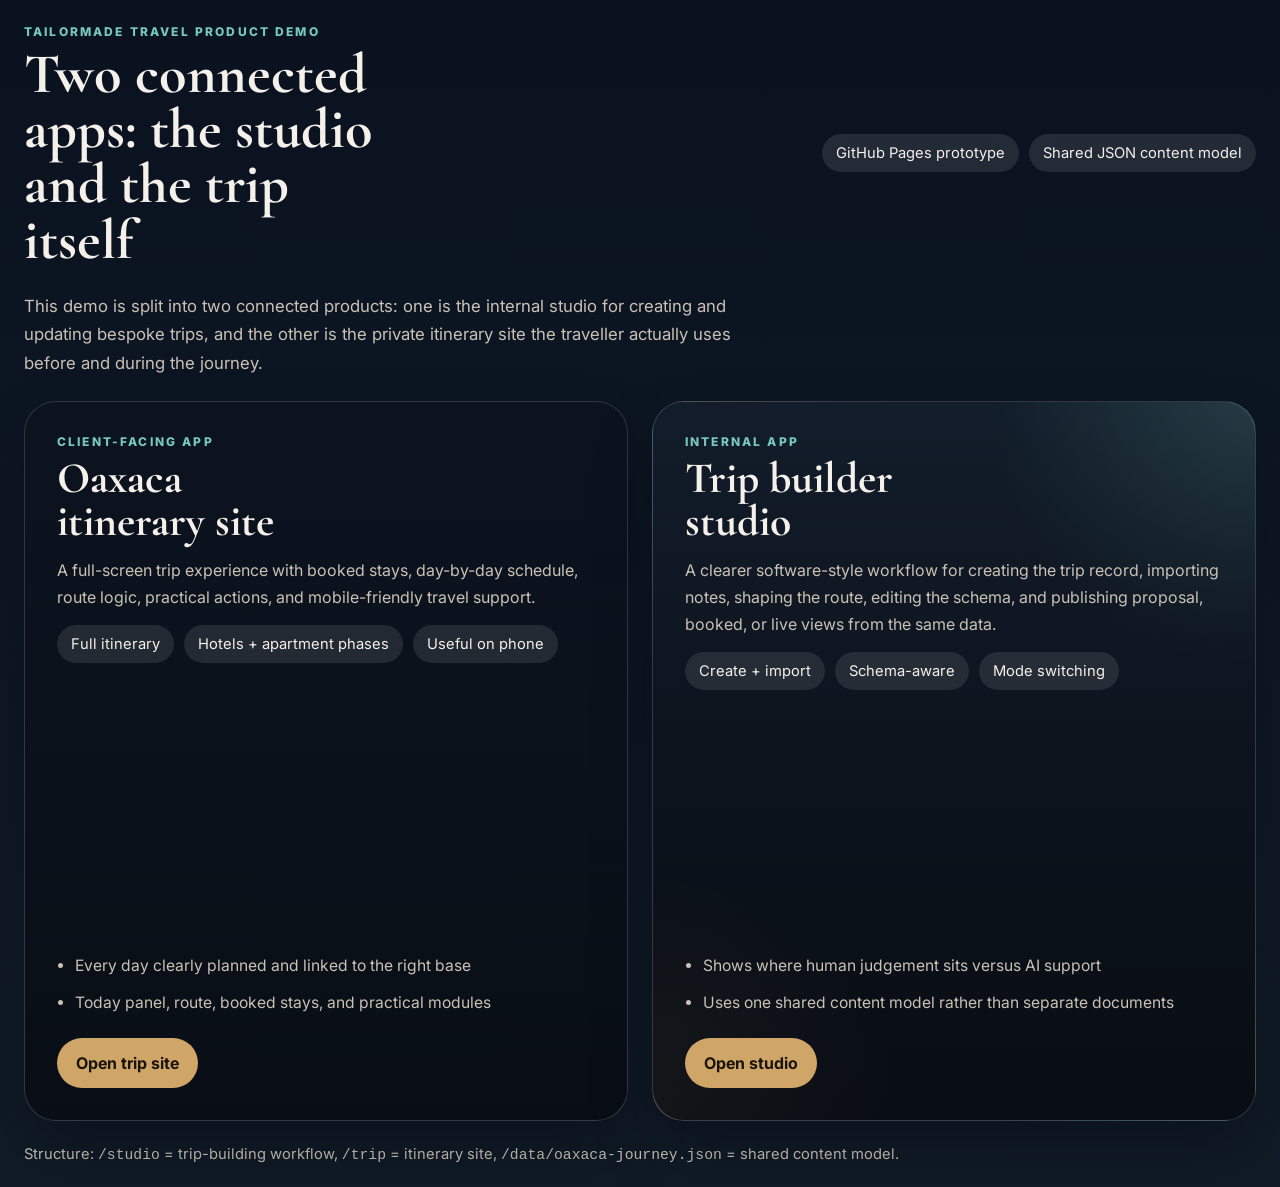
<file: index.html>
<!DOCTYPE html>
<html lang="en">
<head>
  <meta charset="UTF-8" />
  <meta name="viewport" content="width=device-width, initial-scale=1.0" />
  <title>Tailormade Trip Demo — Dual Product</title>
  <meta name="description" content="Two-app demo: a client-facing trip microsite and a trip-building studio powered by a shared content model." />
  <link rel="preconnect" href="https://fonts.googleapis.com">
  <link rel="preconnect" href="https://fonts.gstatic.com" crossorigin>
  <link href="https://fonts.googleapis.com/css2?family=Inter:wght@400;500;600;700;800&family=Cormorant+Garamond:wght@500;600;700&display=swap" rel="stylesheet">
  <style>
    :root{--bg:#0b1320;--fg:#f5f1ea;--muted:#c9c2b5;--line:rgba(255,255,255,.14);--gold:#d0a668;--teal:#77c8be}
    *{box-sizing:border-box} body{margin:0;font-family:Inter,system-ui,sans-serif;color:var(--fg);background:linear-gradient(180deg,#0a1220,#101b27)}
    .wrap{min-height:100vh;display:grid;grid-template-rows:auto 1fr;padding:24px;gap:24px}
    header{display:flex;justify-content:space-between;gap:16px;align-items:center}
    .eyebrow{text-transform:uppercase;letter-spacing:.18em;font-size:.75rem;color:var(--teal);font-weight:800;margin:0 0 8px}
    h1,h2{font-family:"Cormorant Garamond",serif;line-height:.98;margin:0} h1{font-size:clamp(2.1rem,4.4vw,4rem);max-width:14ch}
    .lede{max-width:66ch;color:var(--muted);line-height:1.7;font-size:1.05rem}
    .grid{display:grid;grid-template-columns:1fr 1fr;gap:24px;align-items:stretch}
    .card{position:relative;border-radius:32px;overflow:hidden;min-height:80vh;border:1px solid var(--line);background:#111a25;box-shadow:0 30px 60px rgba(0,0,0,.25)}
    .panel{position:absolute;inset:0;padding:32px;display:flex;flex-direction:column;justify-content:space-between;background:linear-gradient(180deg,rgba(7,10,16,.18),rgba(7,10,16,.76))}
    .trip{background:url('https://images.unsplash.com/photo-1512813195386-6cf811ad3542?auto=format&fit=crop&w=1600&q=80') center/cover}
    .studio{background:radial-gradient(circle at top right, rgba(119,200,190,.22), transparent 28%), radial-gradient(circle at bottom left, rgba(208,166,104,.22), transparent 26%), linear-gradient(180deg, #152131, #0e1721)}
    h2{font-size:clamp(2rem,3.4vw,3.5rem);max-width:11ch;margin-bottom:14px}
    p{margin:0} .meta,.bullets{color:var(--muted);line-height:1.7} .bullets{display:grid;gap:10px;padding-left:18px;font-size:.98rem}
    .pillrow{display:flex;flex-wrap:wrap;gap:10px;margin-top:14px}.pill{padding:10px 14px;border-radius:999px;background:rgba(255,255,255,.1);backdrop-filter:blur(10px);font-size:.92rem}
    .cta{display:flex;gap:12px;flex-wrap:wrap;margin-top:22px}.btn{display:inline-flex;align-items:center;justify-content:center;padding:14px 18px;border-radius:999px;text-decoration:none;color:var(--fg);font-weight:700;border:1px solid rgba(255,255,255,.18);background:rgba(255,255,255,.08)}
    .btn.primary{background:var(--gold);color:#1a1308;border-color:transparent}.footer-note{color:var(--muted);font-size:.92rem}
    @media (max-width:920px){.grid{grid-template-columns:1fr}.card{min-height:58vh}.wrap{padding:16px}}
  </style>
</head>
<body>
  <div class="wrap">
    <header>
      <div>
        <p class="eyebrow">Tailormade travel product demo</p>
        <h1>Two connected apps: the studio and the trip itself</h1>
      </div>
      <div class="pillrow">
        <span class="pill">GitHub Pages prototype</span>
        <span class="pill">Shared JSON content model</span>
      </div>
    </header>
    <p class="lede">This demo is split into two connected products: one is the internal studio for creating and updating bespoke trips, and the other is the private itinerary site the traveller actually uses before and during the journey.</p>
    <section class="grid">
      <article class="card trip">
        <div class="panel">
          <div>
            <p class="eyebrow">Client-facing app</p>
            <h2>Oaxaca itinerary site</h2>
            <p class="meta">A full-screen trip experience with booked stays, day-by-day schedule, route logic, practical actions, and mobile-friendly travel support.</p>
            <div class="pillrow">
              <span class="pill">Full itinerary</span>
              <span class="pill">Hotels + apartment phases</span>
              <span class="pill">Useful on phone</span>
            </div>
          </div>
          <div>
            <ul class="bullets">
              <li>Every day clearly planned and linked to the right base</li>
              <li>Today panel, route, booked stays, and practical modules</li>
            </ul>
            <div class="cta">
              <a class="btn primary" href="./trip/">Open trip site</a>
            </div>
          </div>
        </div>
      </article>
      <article class="card studio">
        <div class="panel">
          <div>
            <p class="eyebrow">Internal app</p>
            <h2>Trip builder studio</h2>
            <p class="meta">A clearer software-style workflow for creating the trip record, importing notes, shaping the route, editing the schema, and publishing proposal, booked, or live views from the same data.</p>
            <div class="pillrow">
              <span class="pill">Create + import</span>
              <span class="pill">Schema-aware</span>
              <span class="pill">Mode switching</span>
            </div>
          </div>
          <div>
            <ul class="bullets">
              <li>Shows where human judgement sits versus AI support</li>
              <li>Uses one shared content model rather than separate documents</li>
            </ul>
            <div class="cta">
              <a class="btn primary" href="./studio/">Open studio</a>
            </div>
          </div>
        </div>
      </article>
    </section>
    <p class="footer-note">Structure: <code>/studio</code> = trip-building workflow, <code>/trip</code> = itinerary site, <code>/data/oaxaca-journey.json</code> = shared content model.</p>
  </div>
</body>
</html>
</file>
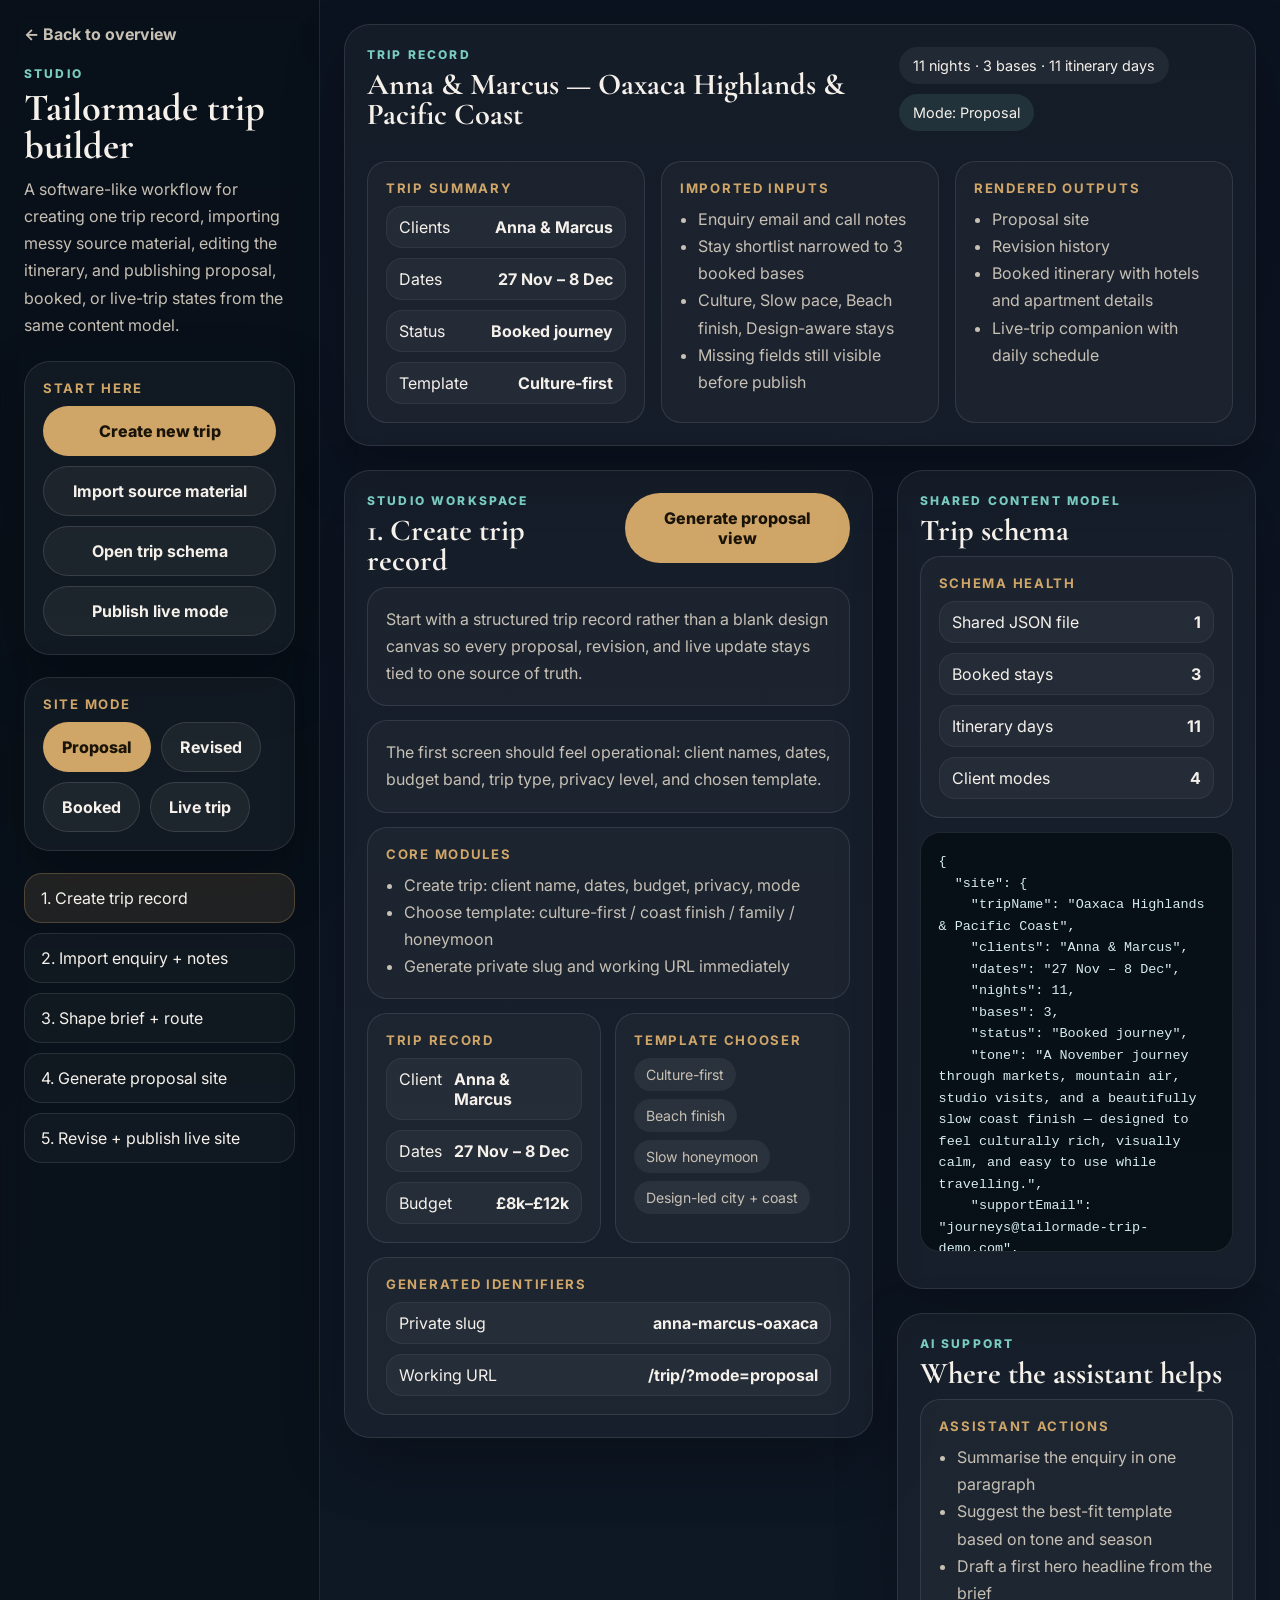
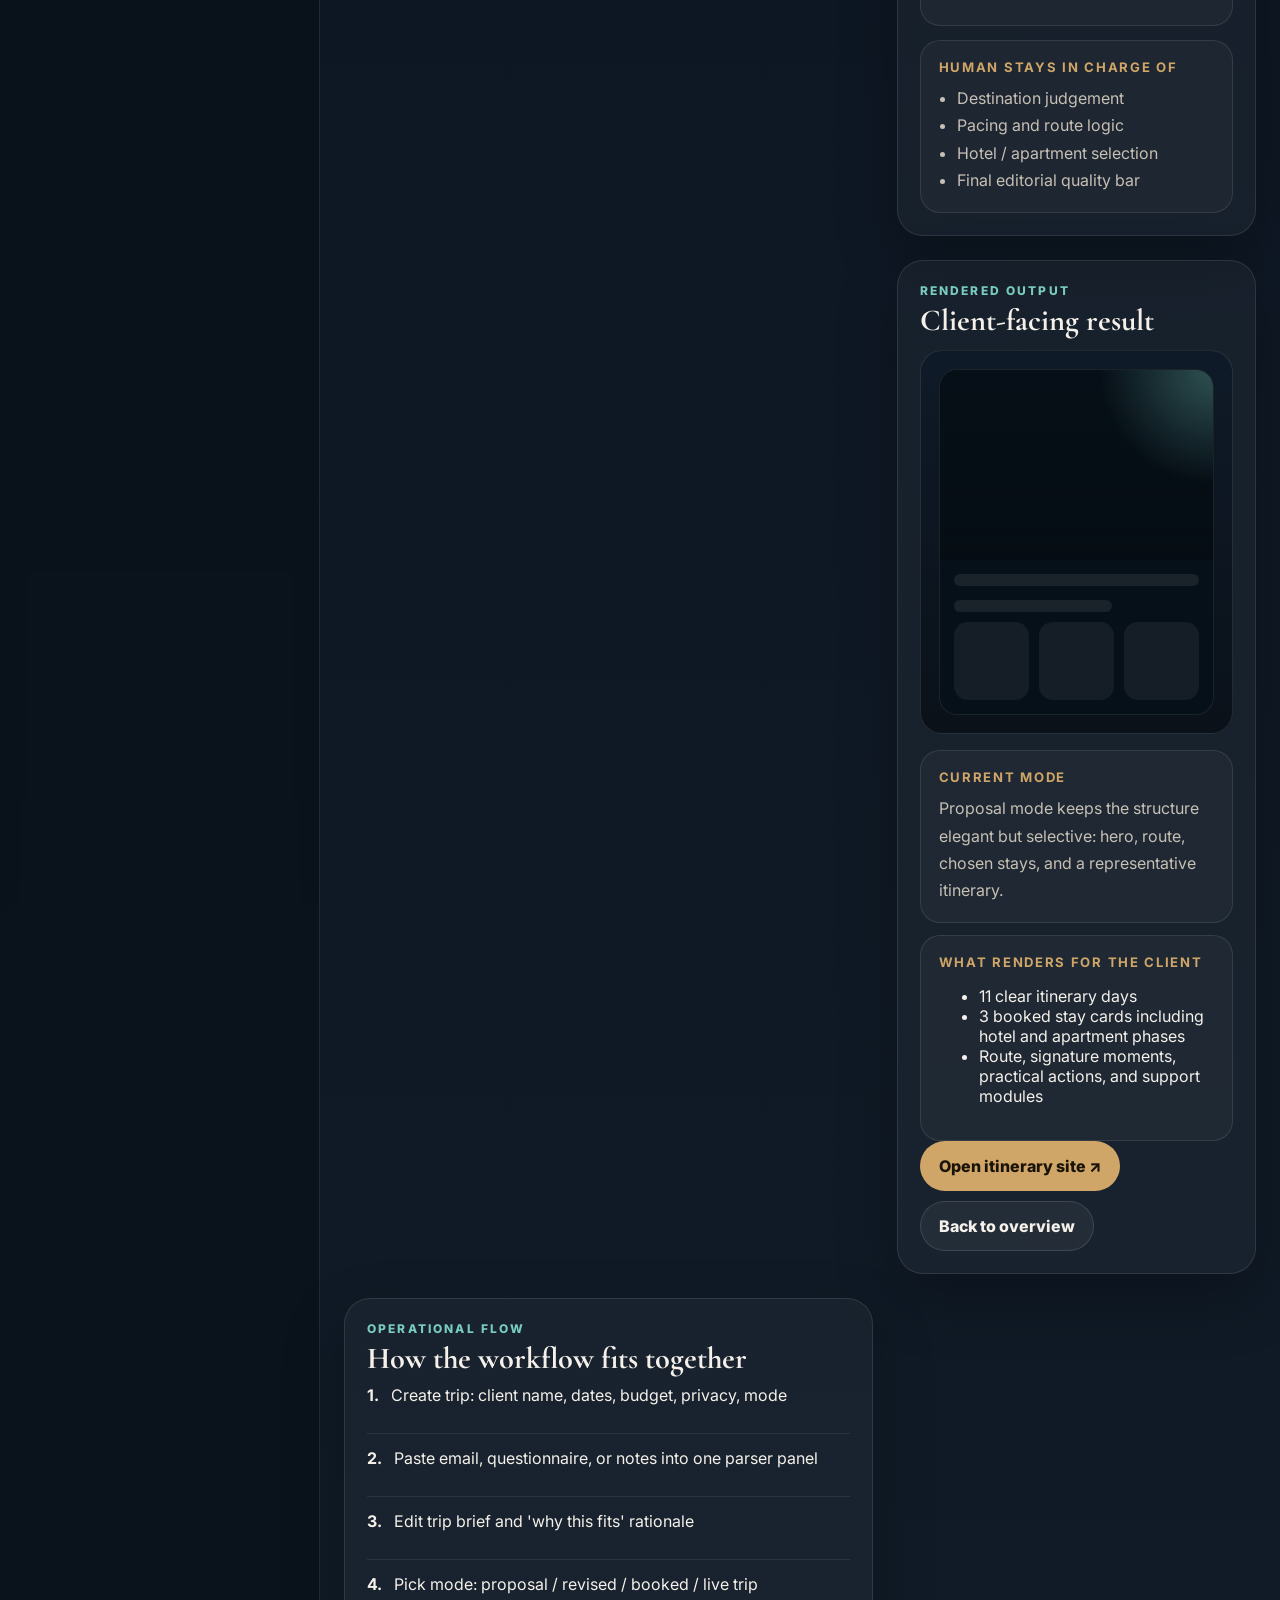
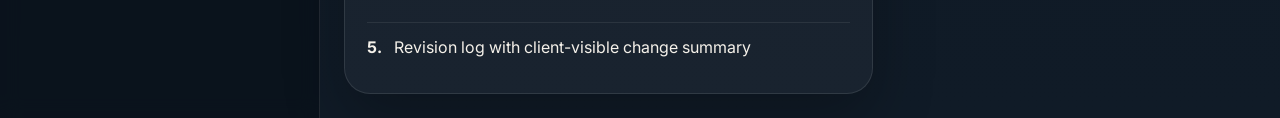
<file: studio/index.html>
<!DOCTYPE html>
<html lang="en">
<head>
  <meta charset="UTF-8" />
  <meta name="viewport" content="width=device-width, initial-scale=1.0" />
  <title>Tailormade Trip Builder</title>
  <meta name="description" content="Trip-building studio demo with a shared content model powering proposal, booked, and live itinerary states." />
  <link rel="preconnect" href="https://fonts.googleapis.com">
  <link rel="preconnect" href="https://fonts.gstatic.com" crossorigin>
  <link href="https://fonts.googleapis.com/css2?family=Inter:wght@400;500;600;700;800&family=Cormorant+Garamond:wght@600;700&display=swap" rel="stylesheet">
  <link rel="stylesheet" href="./styles.css" />
</head>
<body>
  <div class="app-shell">
    <aside class="sidebar">
      <a class="brand" href="../">← Back to overview</a>
      <div>
        <p class="eyebrow">Studio</p>
        <h1>Tailormade trip builder</h1>
        <p class="muted">A software-like workflow for creating one trip record, importing messy source material, editing the itinerary, and publishing proposal, booked, or live-trip states from the same content model.</p>
      </div>

      <section class="sidebar-card action-card">
        <span class="label">Start here</span>
        <div class="action-stack vertical">
          <button class="action-btn primary" id="newTripBtn">Create new trip</button>
          <button class="action-btn" id="importBtn">Import source material</button>
          <button class="action-btn" id="schemaBtn">Open trip schema</button>
          <button class="action-btn" id="publishBtn">Publish live mode</button>
        </div>
      </section>

      <section class="sidebar-card mode-card">
        <span class="label">Site mode</span>
        <div class="mode-switch" id="modeSwitch"></div>
      </section>

      <nav class="steps" id="stepNav"></nav>
    </aside>

    <main class="main-grid">
      <section class="board card reveal">
        <div class="board-head">
          <div>
            <p class="eyebrow">Trip record</p>
            <h2 id="tripHeading">Loading trip…</h2>
          </div>
          <div class="pill-row">
            <span class="pill" id="tripPill">Loading</span>
            <span class="pill accent" id="statePill">Mode: proposal</span>
          </div>
        </div>
        <div class="record-grid">
          <article class="column" id="recordSummary"></article>
          <article class="column" id="recordInputs"></article>
          <article class="column" id="recordOutput"></article>
        </div>
      </section>

      <section class="workspace">
        <article class="editor card reveal">
          <div class="workspace-head">
            <div>
              <p class="eyebrow">Studio workspace</p>
              <h2 id="stepTitle">Loading…</h2>
            </div>
            <button class="publish-btn" id="generateBtn">Generate proposal view</button>
          </div>
          <div id="stepBody" class="step-body"></div>
        </article>

        <article class="data card reveal">
          <p class="eyebrow">Shared content model</p>
          <h2>Trip schema</h2>
          <div class="schema-summary" id="schemaSummary"></div>
          <pre class="schema-view" id="schemaView"></pre>
        </article>

        <article class="assistant card reveal">
          <p class="eyebrow">AI support</p>
          <h2>Where the assistant helps</h2>
          <div class="assistant-stack" id="assistantStack"></div>
        </article>

        <article class="preview card reveal">
          <p class="eyebrow">Rendered output</p>
          <h2>Client-facing result</h2>
          <div class="preview-shot">
            <div class="preview-screen">
              <div class="preview-hero"></div>
              <div class="preview-lines"></div>
              <div class="preview-lines short"></div>
              <div class="preview-cards"><span></span><span></span><span></span></div>
            </div>
          </div>
          <div class="preview-copy" id="previewCopy"></div>
          <div class="button-stack compact">
            <a class="open-trip" href="../trip/">Open itinerary site ↗</a>
            <a class="open-trip secondary" href="../">Back to overview</a>
          </div>
        </article>

        <article class="pipeline card reveal">
          <p class="eyebrow">Operational flow</p>
          <h2>How the workflow fits together</h2>
          <div class="pipeline-list" id="pipelineList"></div>
        </article>
      </section>
    </main>
  </div>
  <script src="./script.js"></script>
</body>
</html>
</file>
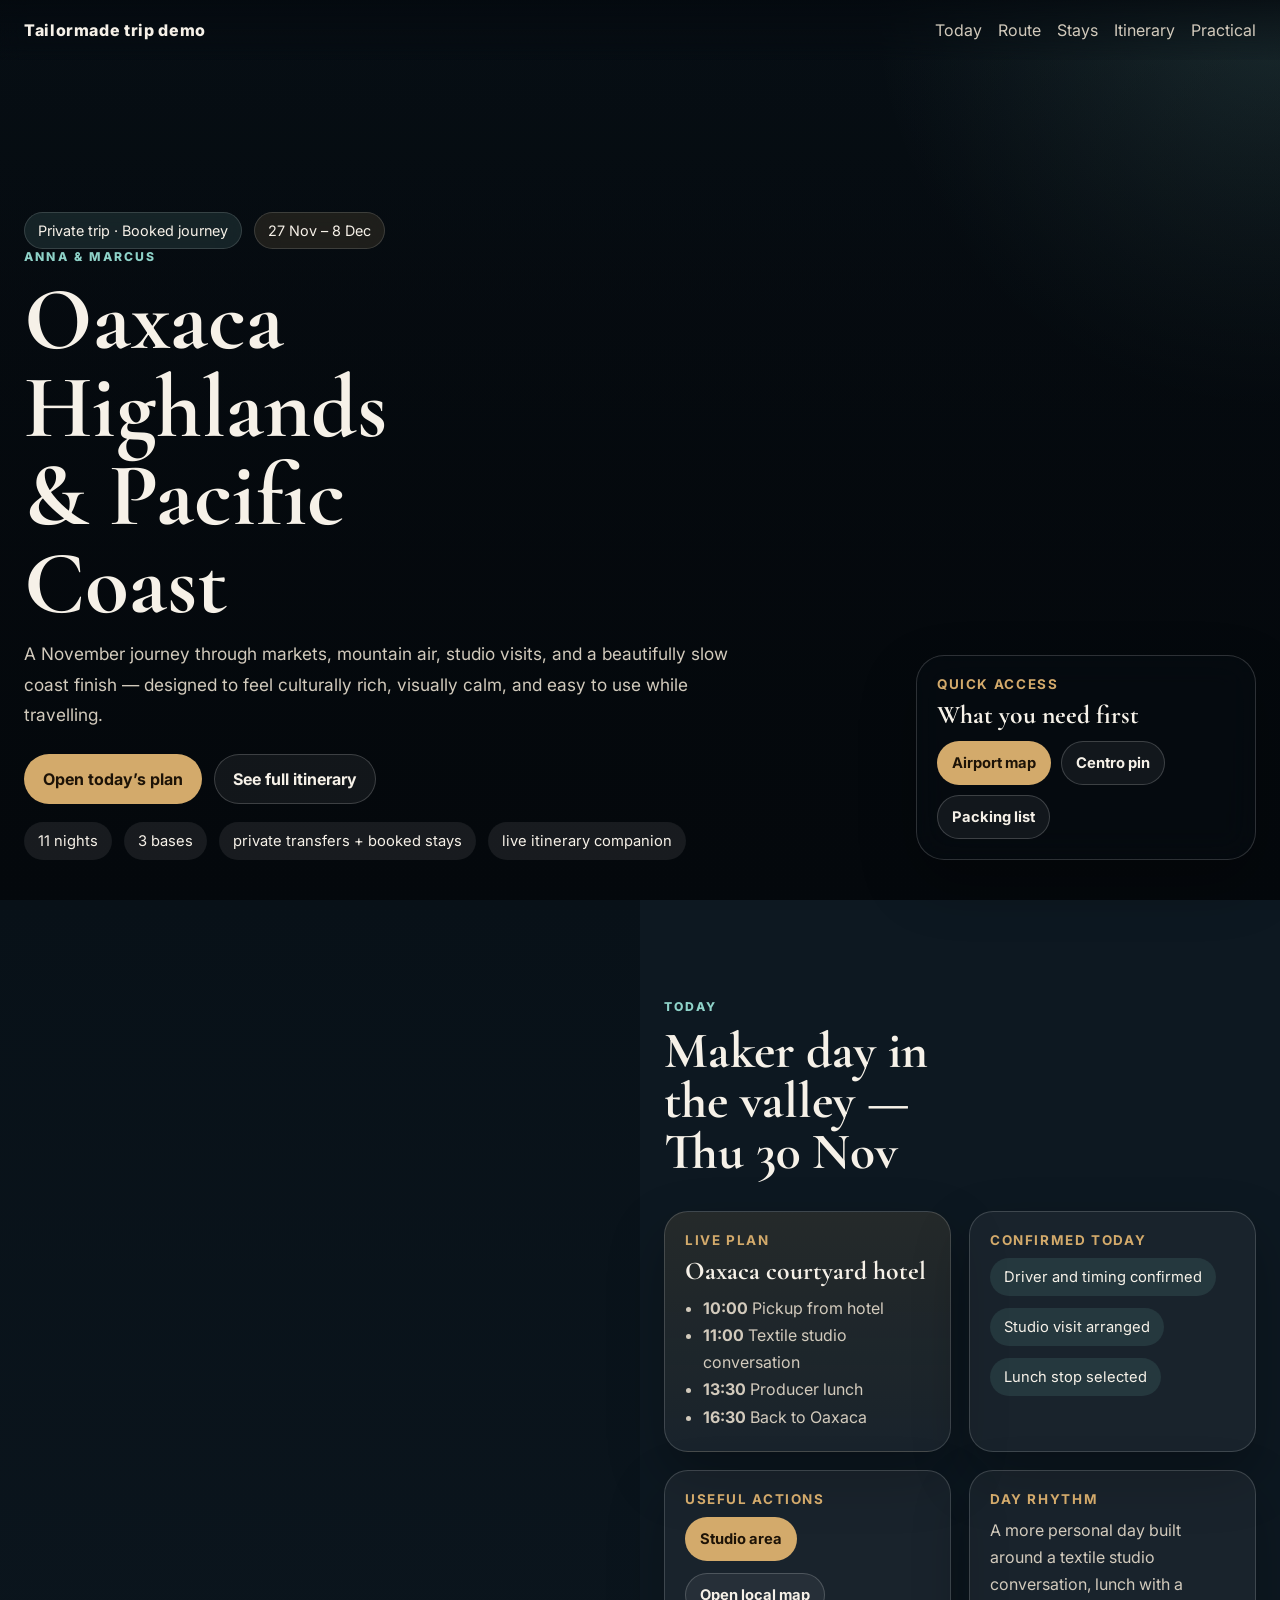
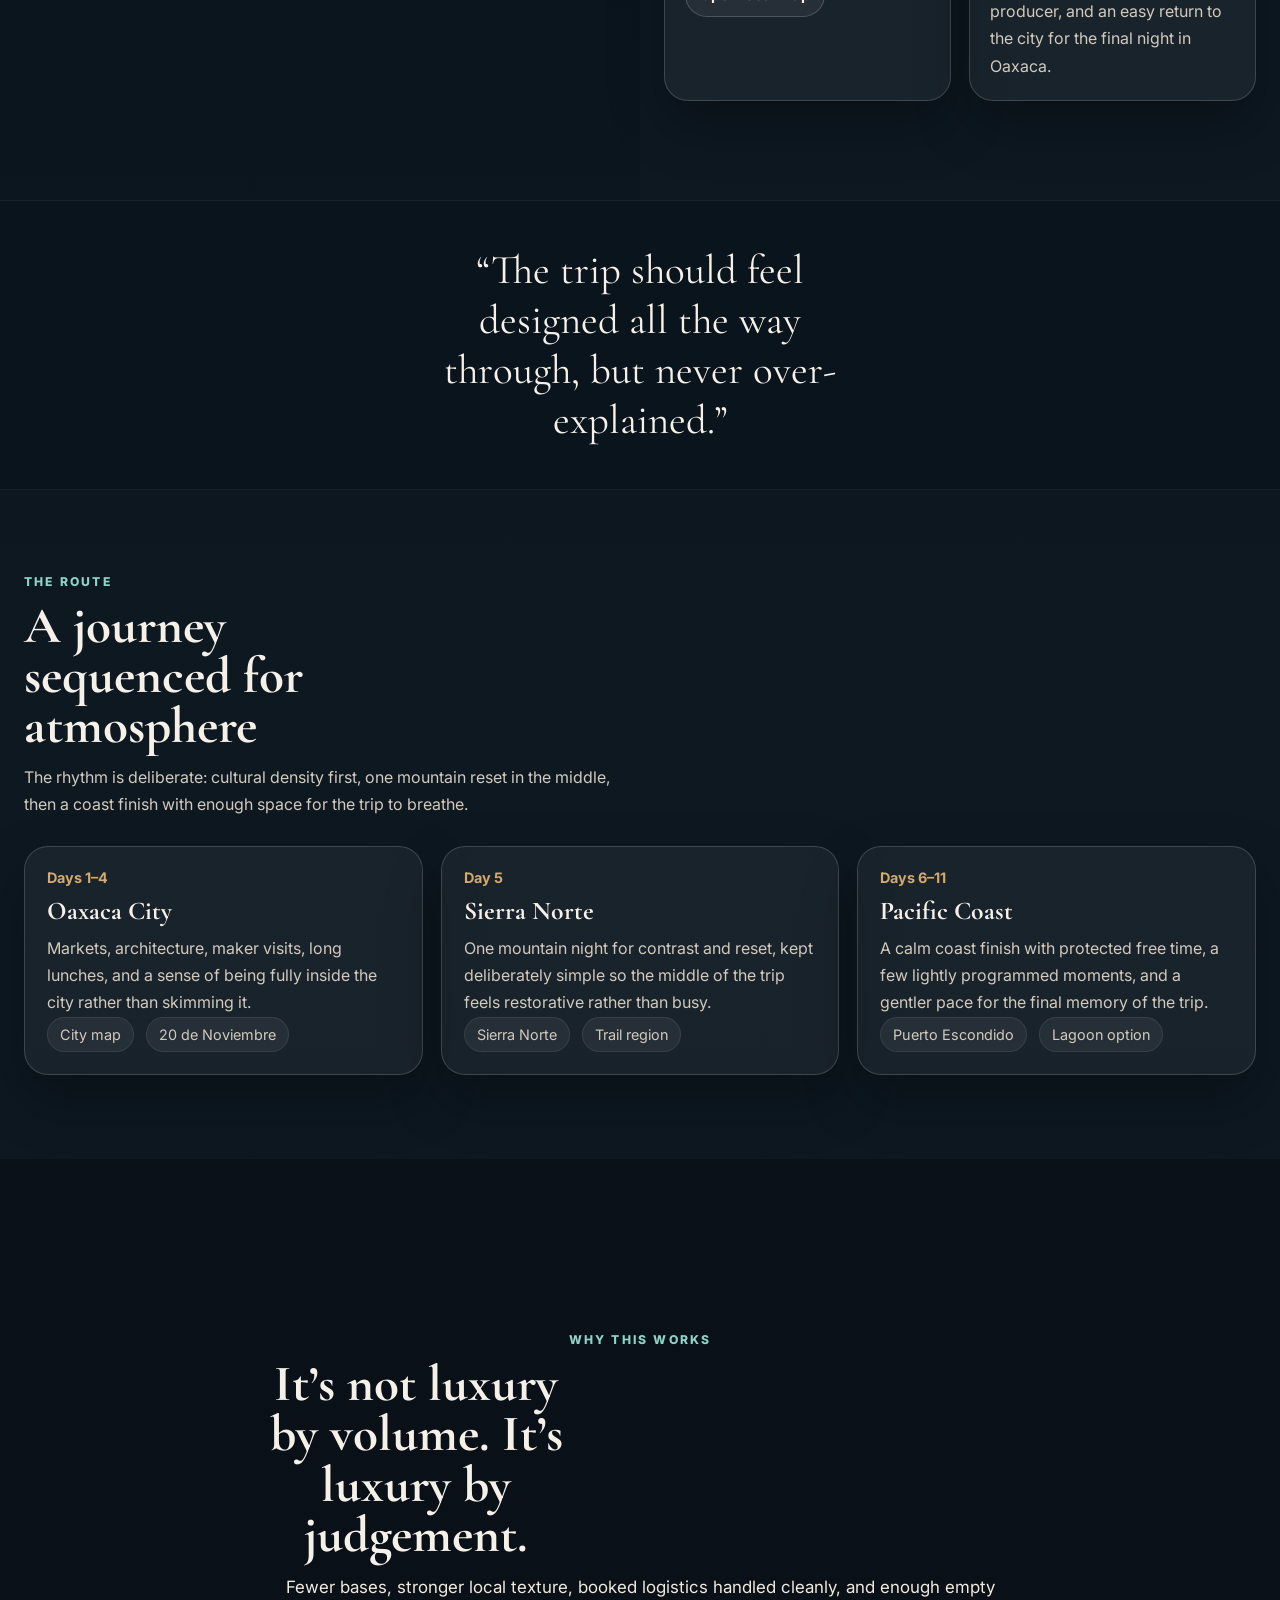
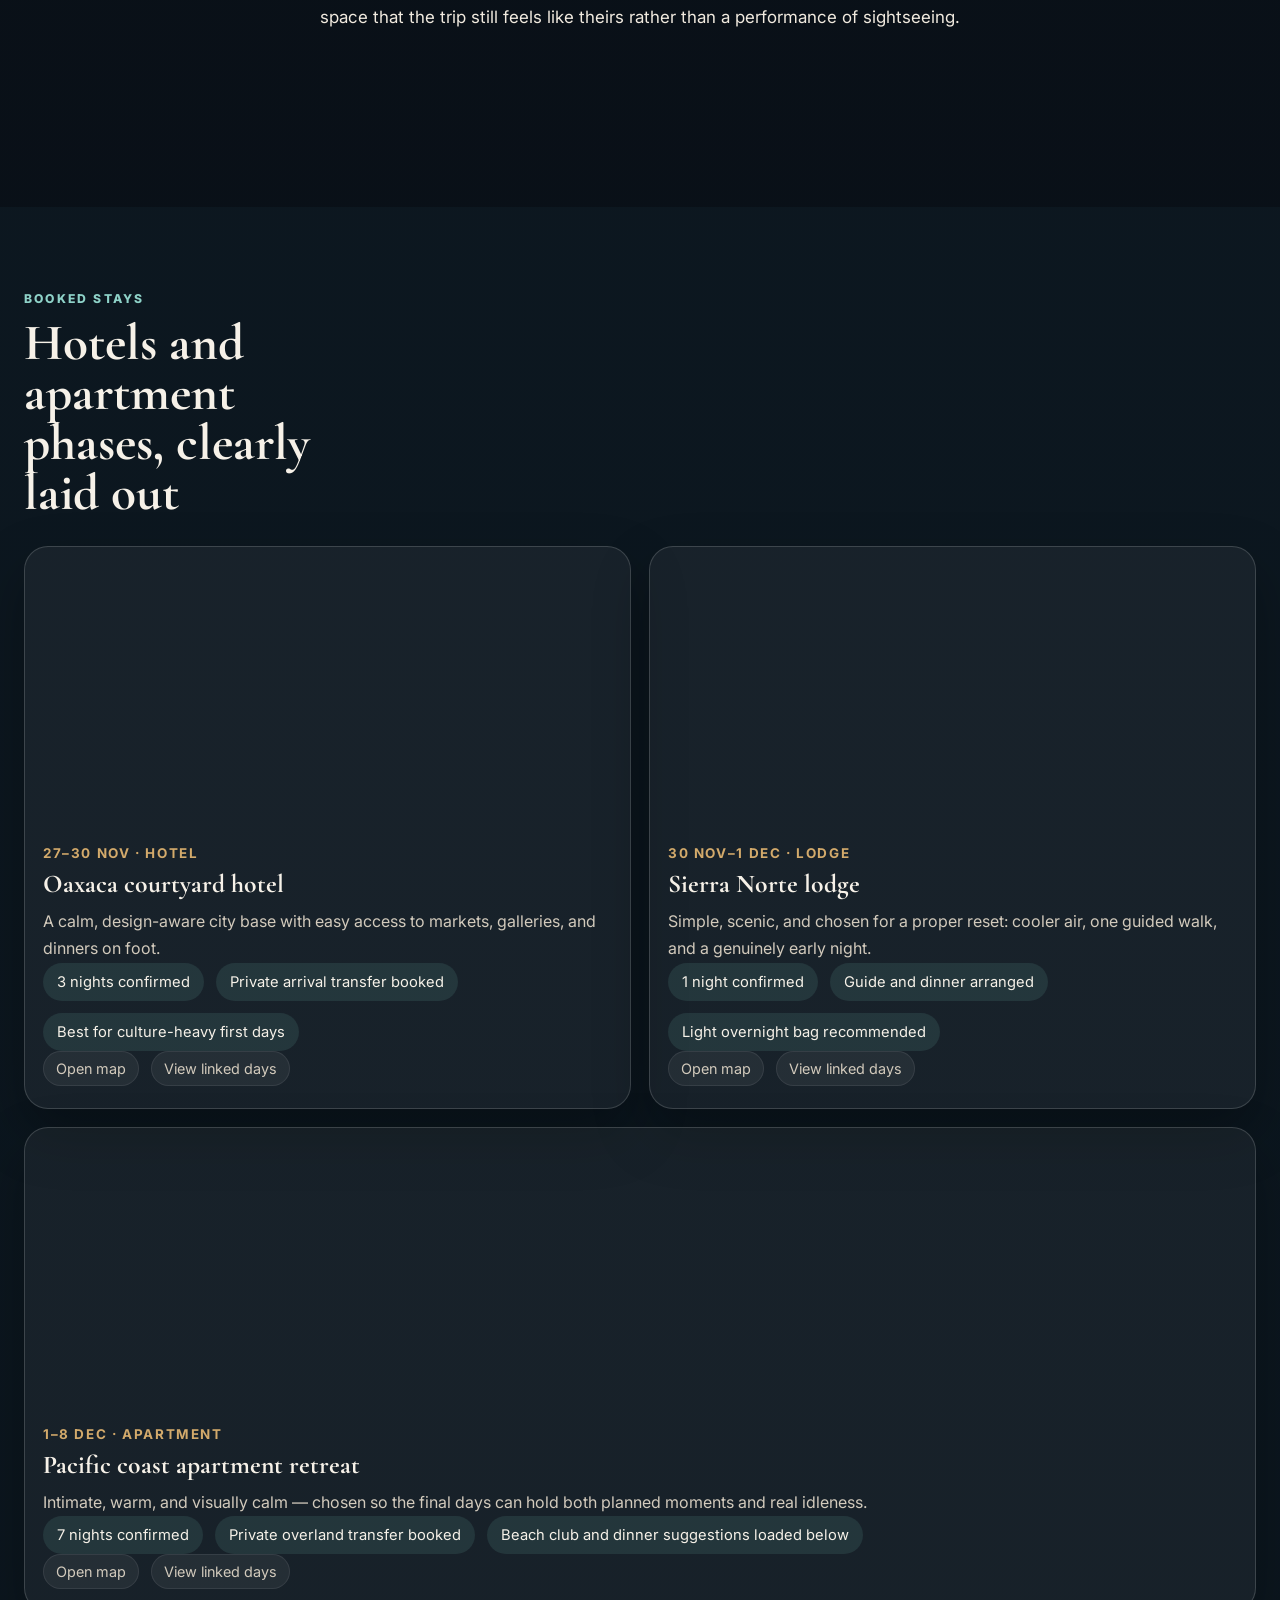
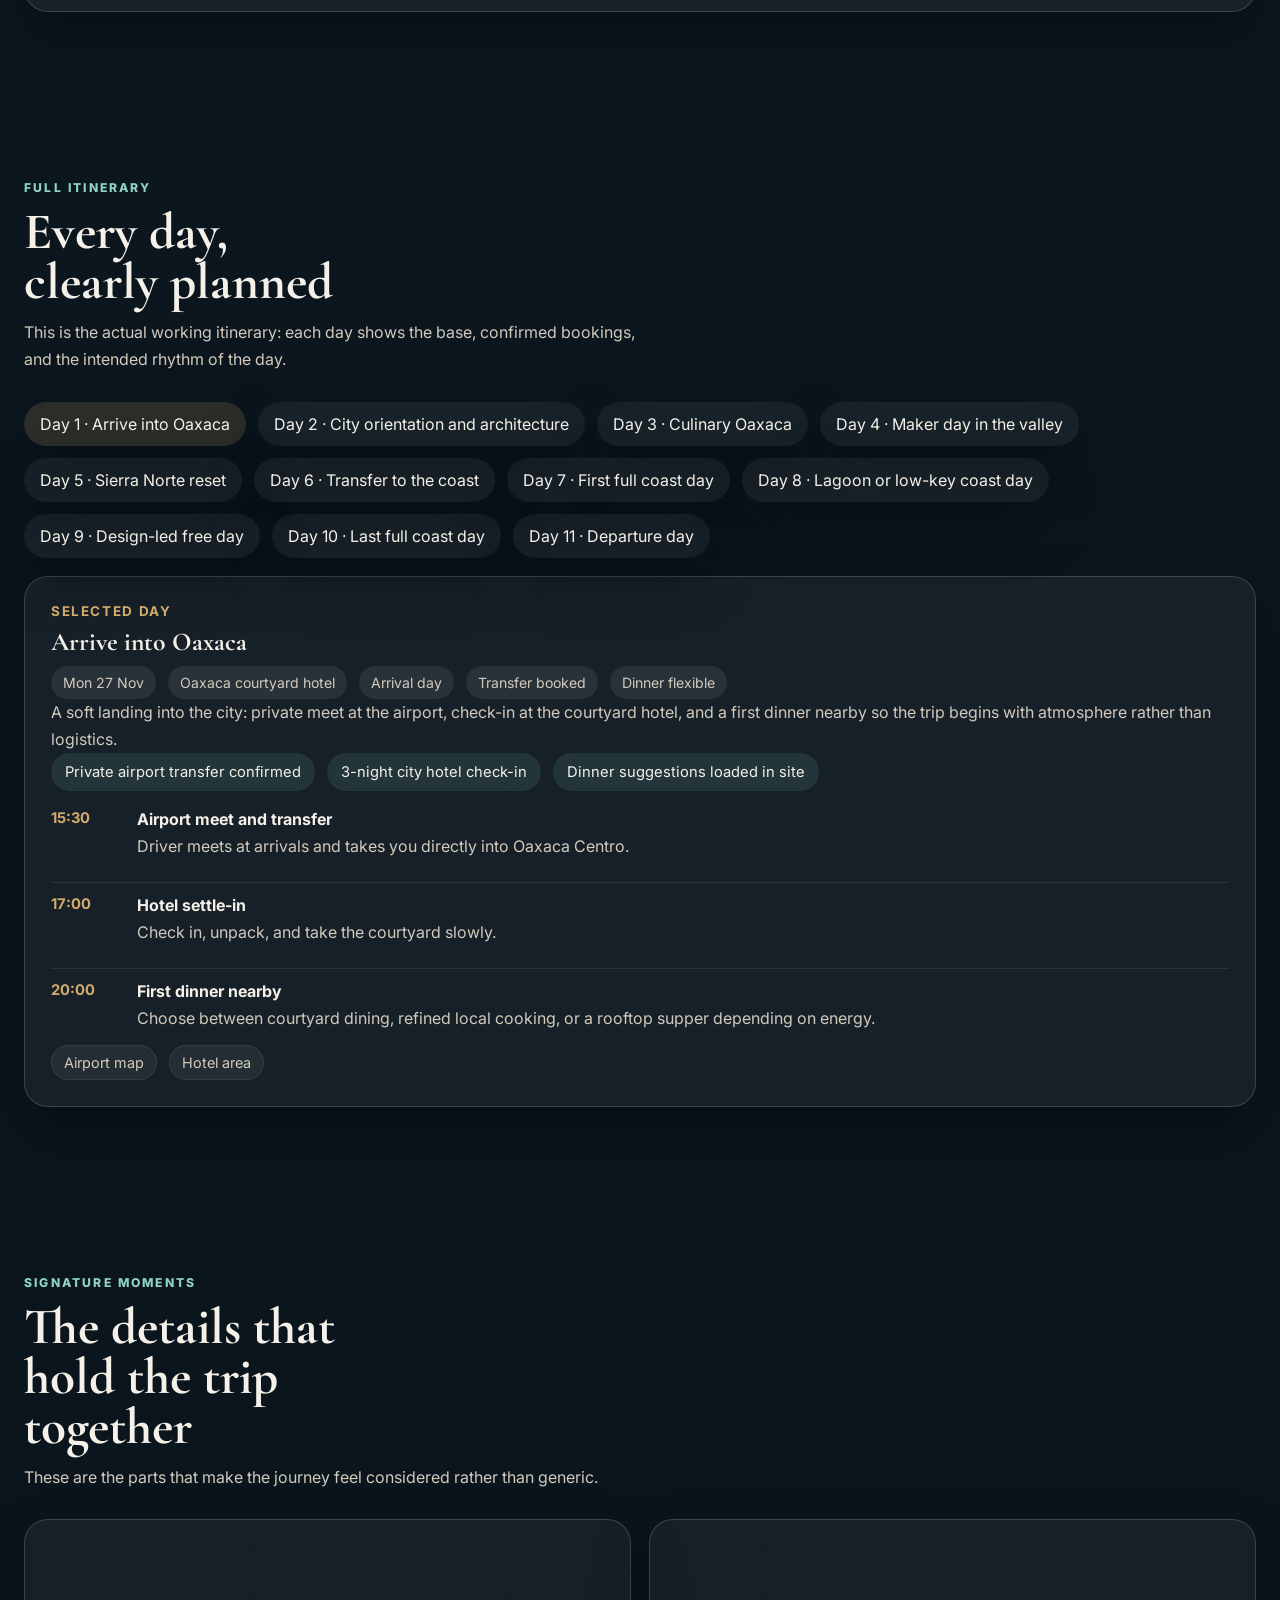
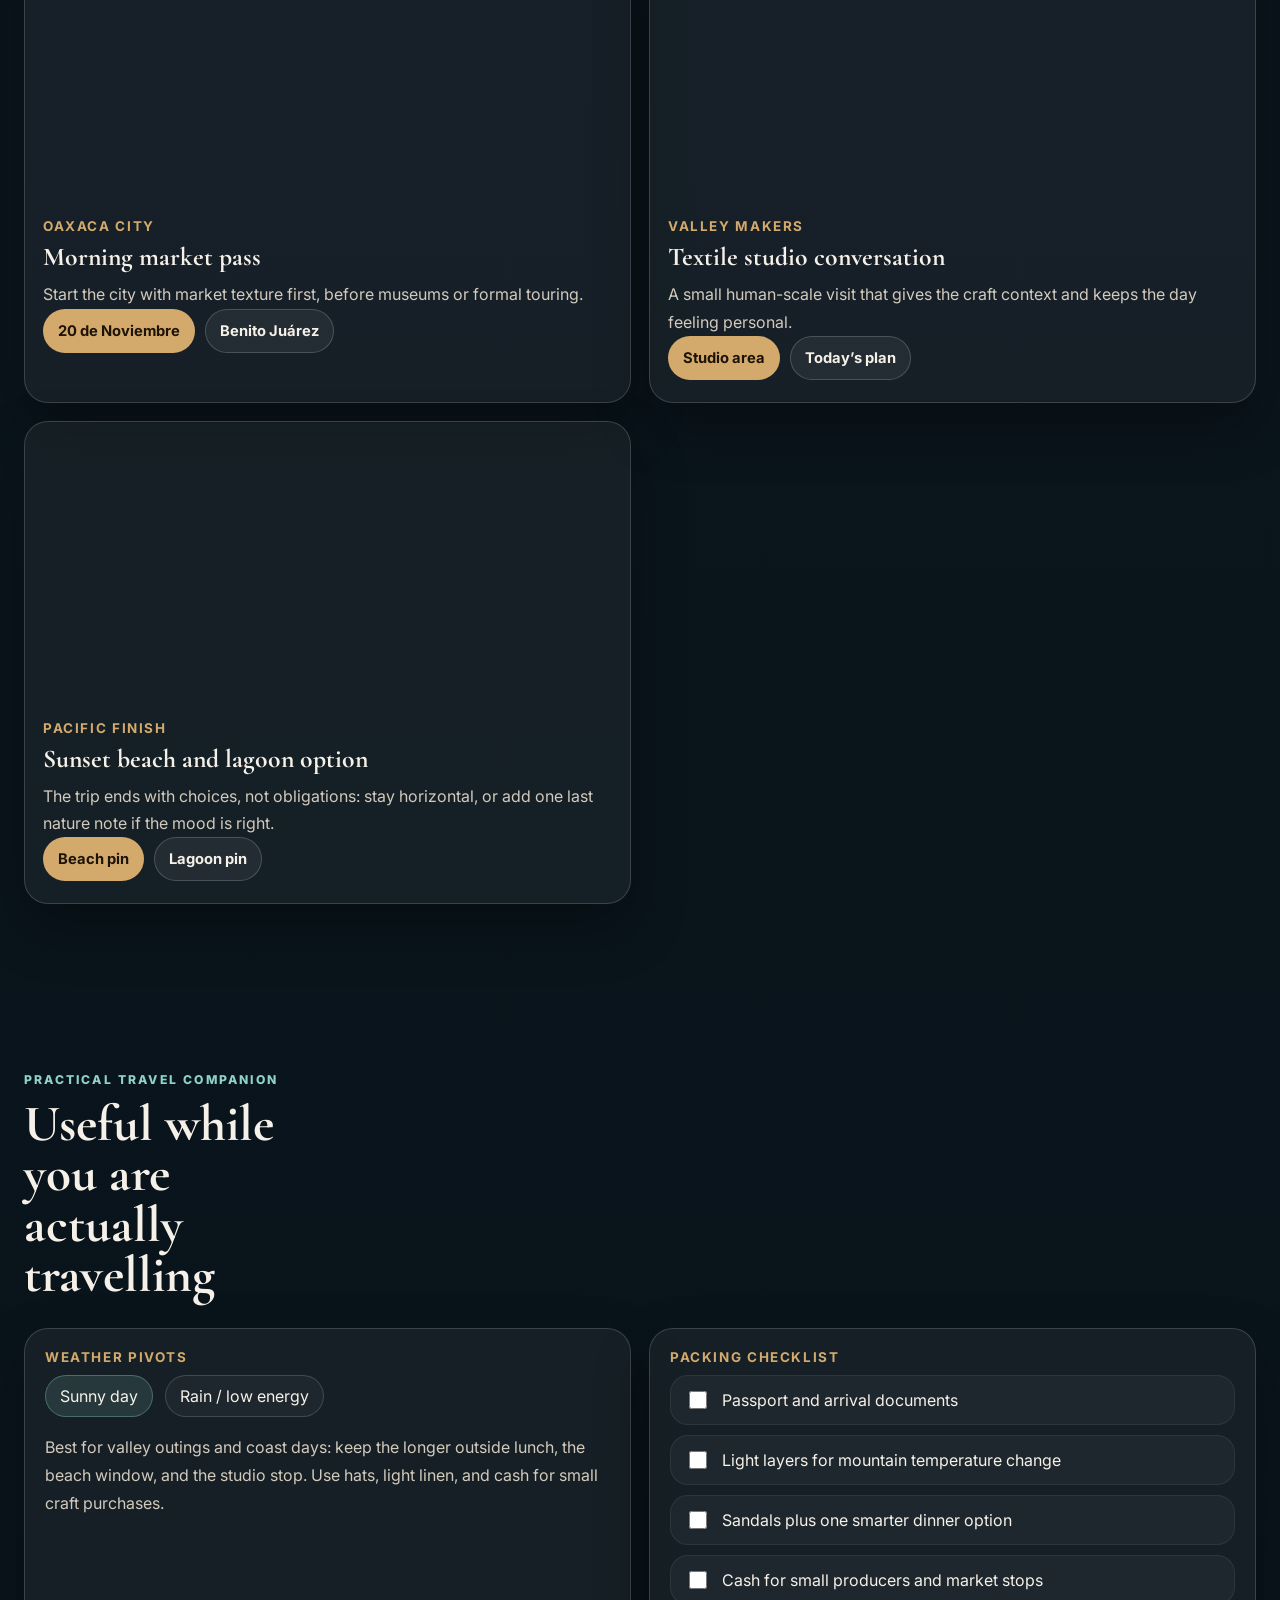
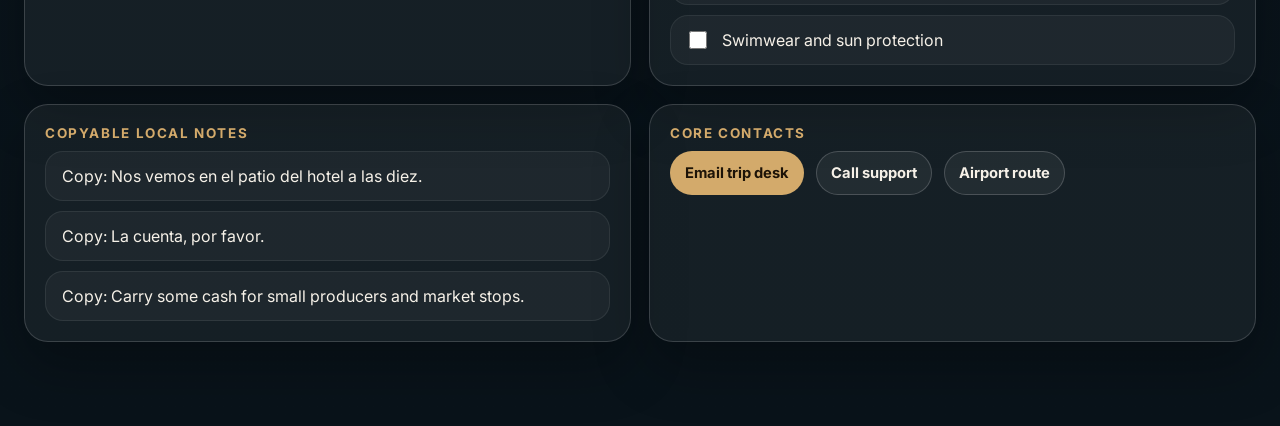
<file: trip/index.html>
<!DOCTYPE html>
<html lang="en">
<head>
  <meta charset="UTF-8" />
  <meta name="viewport" content="width=device-width, initial-scale=1.0" />
  <title>Oaxaca Highlands & Pacific Coast</title>
  <meta name="description" content="Private trip site demo with a full booked itinerary, stays, route, and practical travel companion features." />
  <link rel="preconnect" href="https://fonts.googleapis.com">
  <link rel="preconnect" href="https://fonts.gstatic.com" crossorigin>
  <link href="https://fonts.googleapis.com/css2?family=Inter:wght@400;500;600;700;800&family=Cormorant+Garamond:wght@500;600;700&display=swap" rel="stylesheet">
  <link rel="stylesheet" href="./styles.css" />
</head>
<body>
  <header class="topbar" id="topbar">
    <a class="brand" href="../">Tailormade trip demo</a>
    <nav>
      <a href="#today">Today</a>
      <a href="#route">Route</a>
      <a href="#stays">Stays</a>
      <a href="#itinerary">Itinerary</a>
      <a href="#practical">Practical</a>
    </nav>
  </header>

  <section class="hero fullbleed" id="hero"></section>

  <main>
    <section class="split-section" id="today">
      <div class="image-panel mezcal"></div>
      <div class="content-panel dark reveal">
        <p class="eyebrow">Today</p>
        <h2 id="todayHeading">Loading today’s plan…</h2>
        <div class="today-grid" id="todayGrid"></div>
      </div>
    </section>

    <section class="quote-band reveal">
      <p>“The trip should feel designed all the way through, but never over-explained.”</p>
    </section>

    <section class="content-wrap route-wrap reveal" id="route">
      <div class="section-head">
        <p class="eyebrow">The route</p>
        <h2>A journey sequenced for atmosphere</h2>
        <p>The rhythm is deliberate: cultural density first, one mountain reset in the middle, then a coast finish with enough space for the trip to breathe.</p>
      </div>
      <div class="route-timeline" id="routeTimeline"></div>
    </section>

    <section class="fullbleed-panel artisan-panel reveal">
      <div class="panel-copy">
        <p class="eyebrow">Why this works</p>
        <h2>It’s not luxury by volume. It’s luxury by judgement.</h2>
        <p>Fewer bases, stronger local texture, booked logistics handled cleanly, and enough empty space that the trip still feels like theirs rather than a performance of sightseeing.</p>
      </div>
    </section>

    <section class="content-wrap" id="stays">
      <div class="section-head reveal">
        <p class="eyebrow">Booked stays</p>
        <h2>Hotels and apartment phases, clearly laid out</h2>
      </div>
      <div class="stay-grid" id="stayGrid"></div>
    </section>

    <section class="content-wrap itinerary-wrap reveal" id="itinerary">
      <div class="section-head">
        <p class="eyebrow">Full itinerary</p>
        <h2>Every day, clearly planned</h2>
        <p>This is the actual working itinerary: each day shows the base, confirmed bookings, and the intended rhythm of the day.</p>
      </div>
      <div class="day-switcher" id="daySwitcher"></div>
      <article class="day-detail glass-card large" id="dayDetail"></article>
    </section>

    <section class="content-wrap moments-wrap" id="moments">
      <div class="section-head reveal">
        <p class="eyebrow">Signature moments</p>
        <h2>The details that hold the trip together</h2>
        <p>These are the parts that make the journey feel considered rather than generic.</p>
      </div>
      <div class="moments-grid" id="momentsGrid"></div>
    </section>

    <section class="content-wrap practical-wrap" id="practical">
      <div class="section-head reveal">
        <p class="eyebrow">Practical travel companion</p>
        <h2>Useful while you are actually travelling</h2>
      </div>
      <div class="practical-grid">
        <article class="glass-card reveal" id="weatherMode">
          <span class="label">Weather pivots</span>
          <div class="toggle-row" id="weatherToggle"></div>
          <div class="weather-copy" id="weatherCopy"></div>
        </article>
        <article class="glass-card reveal" id="checklist">
          <span class="label">Packing checklist</span>
          <div class="checklist" id="checklistBox"></div>
        </article>
        <article class="glass-card reveal">
          <span class="label">Copyable local notes</span>
          <div class="copy-stack" id="copyStack"></div>
        </article>
        <article class="glass-card reveal">
          <span class="label">Core contacts</span>
          <div class="button-stack" id="contactsBox"></div>
        </article>
      </div>
    </section>
  </main>

  <script src="./script.js"></script>
</body>
</html>
</file>
<file: studio/styles.css>
:root{
  --bg:#0b1320;
  --panel:#111b27;
  --panel-2:#162231;
  --fg:#f5f1ea;
  --muted:#c7c0b4;
  --line:rgba(255,255,255,.1);
  --gold:#d0a668;
  --teal:#79cbbf;
  --shadow:0 24px 60px rgba(0,0,0,.25);
}
*{box-sizing:border-box}
body{margin:0;font-family:Inter,system-ui,sans-serif;background:linear-gradient(180deg,#0b1320,#101b27);color:var(--fg)}
h1,h2,h3{font-family:"Cormorant Garamond",serif;line-height:1;margin:0 0 10px}
h1{font-size:clamp(2rem,3vw,3.2rem)}
h2{font-size:1.9rem} p{margin:0} button{font:inherit}
.app-shell{min-height:100vh;display:grid;grid-template-columns:320px 1fr}
.sidebar{padding:24px;border-right:1px solid var(--line);display:grid;align-content:start;gap:22px;background:rgba(8,14,22,.58);backdrop-filter:blur(10px)}
.brand{text-decoration:none;color:var(--muted);font-weight:700}
.eyebrow{text-transform:uppercase;letter-spacing:.18em;font-size:.75rem;color:var(--teal);font-weight:800;margin-bottom:8px}
.muted{color:var(--muted);line-height:1.7}
.steps{display:grid;gap:10px}
.step-link{padding:14px 16px;border-radius:18px;border:1px solid var(--line);background:rgba(255,255,255,.03);cursor:pointer;text-align:left;color:var(--fg);transition:transform .2s ease, background .2s ease, border-color .2s ease}
.step-link:hover,.action-btn:hover,.publish-btn:hover,.open-trip:hover,.mode-pill:hover{transform:translateY(-2px)}
.step-link.active{background:rgba(208,166,104,.12);border-color:rgba(208,166,104,.28)}
.sidebar-card,.card{border:1px solid var(--line);border-radius:26px;background:rgba(255,255,255,.04);box-shadow:var(--shadow)}
.sidebar-card{padding:18px}.label{display:block;color:var(--gold);font-size:.82rem;text-transform:uppercase;letter-spacing:.13em;font-weight:700;margin-bottom:10px}
.action-stack,.button-stack,.pill-row,.mode-switch{display:flex;flex-wrap:wrap;gap:10px}.vertical{flex-direction:column}
.action-btn,.publish-btn,.open-trip,.mode-pill{display:inline-flex;align-items:center;justify-content:center;padding:14px 18px;border-radius:999px;border:1px solid rgba(255,255,255,.16);background:rgba(255,255,255,.05);color:var(--fg);font-weight:700;text-decoration:none;cursor:pointer;transition:transform .22s ease, background .22s ease, border-color .22s ease}
.action-btn.primary,.publish-btn,.open-trip,.mode-pill.active{background:var(--gold);color:#1a1308;border-color:transparent;font-weight:800}
.open-trip.secondary,.action-btn,.mode-pill{background:rgba(255,255,255,.05);color:var(--fg);border-color:rgba(255,255,255,.12)}
.main-grid{padding:24px;display:grid;gap:24px}.board.card,.workspace>.card{padding:22px}
.board-head,.workspace-head{display:flex;justify-content:space-between;gap:16px;align-items:flex-start}.pill{padding:10px 14px;border-radius:999px;background:rgba(255,255,255,.06);font-size:.9rem}.pill.accent{background:rgba(121,203,191,.12)}
.record-grid{display:grid;grid-template-columns:repeat(3,minmax(0,1fr));gap:16px;margin-top:20px}
.column,.module,.schema-summary,.schema-view,.panel-card,.list-card{padding:18px;border-radius:20px;background:rgba(255,255,255,.03);border:1px solid var(--line)}
.column ul,.step-body ul,.assistant-stack ul,.list-card ul{padding-left:18px;line-height:1.7;color:var(--muted);margin:8px 0 0}
.workspace{display:grid;grid-template-columns:1.25fr .85fr;gap:24px;align-items:start}.editor{grid-row:span 3}.assistant-stack,.step-body,.panel-grid,.pipeline-list{display:grid;gap:14px}
.panel-grid{grid-template-columns:repeat(2,minmax(0,1fr))}.panel-card.full{grid-column:1/-1}.mini-list{display:grid;gap:10px}.mini-item{display:flex;justify-content:space-between;gap:12px;padding:10px 12px;border-radius:16px;background:rgba(255,255,255,.04);border:1px solid rgba(255,255,255,.06)}
.tag-row{display:flex;flex-wrap:wrap;gap:8px;margin-top:10px}.tag{padding:8px 12px;border-radius:999px;background:rgba(255,255,255,.06);font-size:.88rem;color:var(--muted)}
.schema-view{margin-top:14px;max-height:420px;overflow:auto;white-space:pre-wrap;font-size:.84rem;line-height:1.6;color:#d6ecf0;background:rgba(3,10,16,.7)}
.preview-shot{padding:18px;border-radius:22px;background:linear-gradient(180deg,#0f1a28,#0a1119);border:1px solid var(--line);margin:14px 0 16px}.preview-screen{border-radius:18px;overflow:hidden;background:#061018;border:1px solid rgba(255,255,255,.08)}
.preview-hero{height:190px;background:radial-gradient(circle at top right, rgba(121,203,191,.35), transparent 34%), linear-gradient(180deg, rgba(5,10,16,.15), rgba(5,10,16,.55)), url('https://images.unsplash.com/photo-1512813195386-6cf811ad3542?auto=format&fit=crop&w=1200&q=80') center/cover}.preview-lines{height:12px;background:rgba(255,255,255,.08);margin:14px 14px 10px;border-radius:999px}.preview-lines.short{width:58%}.preview-cards{display:grid;grid-template-columns:repeat(3,1fr);gap:10px;padding:0 14px 14px}.preview-cards span{height:78px;border-radius:14px;background:rgba(255,255,255,.06)}.preview-copy{display:grid;gap:12px}
.pipeline-row{display:flex;gap:12px;align-items:flex-start;padding:14px 0;border-top:1px solid rgba(255,255,255,.08)}.pipeline-row:first-child{border-top:none;padding-top:0}
.reveal{opacity:0;transform:translateY(22px);transition:opacity .6s ease, transform .6s ease}.reveal.in-view{opacity:1;transform:translateY(0)}
@media (max-width:1180px){.app-shell{grid-template-columns:1fr}.sidebar{border-right:none;border-bottom:1px solid var(--line)}.workspace,.record-grid,.panel-grid{grid-template-columns:1fr}}
@media (max-width:720px){.main-grid,.sidebar{padding:16px}.board-head,.workspace-head{flex-direction:column}.action-btn,.publish-btn,.open-trip,.mode-pill{width:100%}}
@media (prefers-reduced-motion:reduce){.reveal,.step-link,.action-btn,.publish-btn,.open-trip,.mode-pill{transition:none}}
</file>
<file: trip/styles.css>
:root{--bg:#081118;--bg-2:#0d1821;--fg:#f6f1e8;--muted:#d2cabc;--line:rgba(255,255,255,.16);--gold:#d3aa6b;--teal:#8ed2c8;--sand:#d8b893;--shadow:0 24px 55px rgba(0,0,0,.28)}
*{box-sizing:border-box} html{scroll-behavior:smooth} body{margin:0;font-family:Inter,system-ui,sans-serif;background:var(--bg);color:var(--fg)} a{color:inherit} button{font:inherit}
h1,h2,h3{font-family:"Cormorant Garamond",serif;line-height:.98;margin:0 0 12px} h1{font-size:clamp(3.4rem,7vw,7rem);max-width:10ch} h2{font-size:clamp(2.2rem,4vw,4rem);max-width:13ch} h3{font-size:1.6rem} p{margin:0}
.topbar{position:fixed;z-index:30;top:0;left:0;right:0;padding:20px 24px;display:flex;justify-content:space-between;align-items:center;background:linear-gradient(180deg,rgba(4,9,14,.76),rgba(4,9,14,.08));backdrop-filter:blur(10px);transition:padding .28s ease, background .28s ease}.topbar.scrolled{padding:14px 24px;background:linear-gradient(180deg,rgba(4,9,14,.92),rgba(4,9,14,.32))}.brand{text-decoration:none;font-weight:800;letter-spacing:.04em}.topbar nav{display:flex;gap:16px;flex-wrap:wrap}.topbar nav a{text-decoration:none;color:var(--muted)}.topbar nav a:hover{color:var(--fg)}
.fullbleed{min-height:100vh;position:relative;display:grid;align-items:end;grid-template-columns:minmax(0,1fr) minmax(280px,360px);gap:24px;padding:110px 24px 40px;background:radial-gradient(circle at top right, rgba(142,210,200,.18), transparent 26%), linear-gradient(180deg, rgba(4,8,12,.12), rgba(4,8,12,.6) 62%, rgba(4,8,12,.94)), url('https://images.unsplash.com/photo-1512813195386-6cf811ad3542?auto=format&fit=crop&w=1800&q=80') center/cover fixed}.overlay{position:absolute;inset:0;background:linear-gradient(180deg,rgba(4,8,12,.18),rgba(4,8,12,.74) 62%,rgba(4,8,12,.94))}.hero-content,.floating-card{position:relative;z-index:1}.hero-content{max-width:900px}.eyebrow{text-transform:uppercase;letter-spacing:.18em;font-size:.76rem;color:var(--teal);font-weight:800;margin-bottom:12px}.lede{font-size:1.08rem;line-height:1.75;color:var(--muted);max-width:64ch}
.status-row,.info-ribbon,.hero-actions,.button-stack,.day-switcher,.toggle-row,.micro-links,.meta,.booking-pills{display:flex;flex-wrap:wrap;gap:12px}.status{padding:9px 13px;border-radius:999px;background:rgba(255,255,255,.1);border:1px solid rgba(255,255,255,.14);backdrop-filter:blur(10px);font-size:.9rem}.status.live{background:rgba(142,210,200,.12)}.status.gold{background:rgba(211,170,107,.12)}.hero-actions{margin:24px 0 18px}
.btn{display:inline-flex;align-items:center;justify-content:center;padding:14px 18px;border-radius:999px;text-decoration:none;font-weight:700;border:1px solid rgba(255,255,255,.18);background:rgba(255,255,255,.06);transition:transform .22s ease, background .22s ease, border-color .22s ease}.btn:hover{transform:translateY(-2px);background:rgba(255,255,255,.1)}.btn.primary{background:var(--gold);color:#1d1307;border-color:transparent}.btn.small{padding:12px 14px;font-size:.92rem;width:fit-content}
.info-ribbon span,.booking-pill{padding:10px 14px;border-radius:999px;background:rgba(255,255,255,.08);font-size:.92rem}.booking-pill{background:rgba(121,203,191,.12)}
.floating-card{justify-self:end;max-width:340px;padding:20px;border-radius:28px;border:1px solid rgba(255,255,255,.16);background:rgba(7,14,20,.48);box-shadow:var(--shadow);backdrop-filter:blur(18px)}.floating-card h3{margin-bottom:14px}.compact{gap:10px}
main{background:linear-gradient(180deg,var(--bg),#0d1821 18%,#09131a)}.split-section{display:grid;grid-template-columns:1fr 1fr;min-height:100vh}.image-panel{min-height:420px;background-size:cover;background-position:center}.mezcal{background-image:url('https://images.unsplash.com/photo-1514362545857-3bc16c4c7d1b?auto=format&fit=crop&w=1400&q=80')}.content-panel{padding:84px 24px;display:flex;flex-direction:column;justify-content:center}.dark{background:#0d1821}.today-grid,.practical-grid,.stay-grid,.moments-grid{display:grid;gap:18px}.today-grid{grid-template-columns:repeat(2,minmax(0,1fr));margin-top:22px}.practical-grid,.moments-grid{grid-template-columns:repeat(2,minmax(0,1fr))}.stay-grid{grid-template-columns:repeat(2,minmax(0,1fr))}
.glass-card,.route-card,.stay-card,.day-chip,.moment-card{background:rgba(255,255,255,.05);border:1px solid var(--line);border-radius:24px;box-shadow:var(--shadow)}.glass-card{padding:20px}.glass-card.highlight{background:linear-gradient(180deg,rgba(211,170,107,.12),rgba(255,255,255,.05))}.glass-card ul,.route-card p,.stay-copy p,.day-detail ul,.practical-grid p,.glass-card p,.moment-copy p,.timeline-content span{line-height:1.7;color:var(--muted)}.glass-card ul,.day-detail ul{padding-left:18px;margin:10px 0 0}
.label{display:block;margin-bottom:10px;color:var(--gold);font-size:.84rem;text-transform:uppercase;letter-spacing:.12em;font-weight:700}.micro-links a{text-decoration:none;padding:8px 12px;border-radius:999px;background:rgba(255,255,255,.06);border:1px solid rgba(255,255,255,.08);font-size:.9rem;color:var(--muted)}.micro-links a:hover{color:var(--fg);border-color:rgba(255,255,255,.18)}
.quote-band{padding:44px 24px;text-align:center;background:#0a141c;border-top:1px solid rgba(255,255,255,.06);border-bottom:1px solid rgba(255,255,255,.06)}.quote-band p{font-family:"Cormorant Garamond",serif;font-size:clamp(1.8rem,3.2vw,3rem);max-width:20ch;margin:0 auto}
.content-wrap{padding:84px 24px}.section-head{max-width:900px;margin-bottom:28px}.section-head p:last-child{color:var(--muted);line-height:1.7;max-width:62ch}.route-timeline{display:grid;grid-template-columns:repeat(3,minmax(0,1fr));gap:18px}.route-card{padding:22px;transition:transform .24s ease}.route-card:hover,.moment-card:hover,.stay-card:hover{transform:translateY(-4px)}.route-day{display:block;margin-bottom:12px;color:var(--gold);font-size:.9rem;font-weight:700}
.fullbleed-panel{min-height:72vh;position:relative;display:grid;place-items:center;padding:24px}.artisan-panel{background:url('https://images.unsplash.com/photo-1500530855697-b586d89ba3ee?auto=format&fit=crop&w=1800&q=80') center/cover fixed}.artisan-panel::before{content:"";position:absolute;inset:0;background:rgba(7,10,16,.48)}.panel-copy{position:relative;z-index:1;max-width:760px;text-align:center}.panel-copy p:last-child{color:#f1eadf;line-height:1.8;font-size:1.06rem}
.stay-card{overflow:hidden}.stay-card.wide{grid-column:1/-1}.stay-image,.moment-image{height:280px;background-size:cover;background-position:center;transform:scale(1.02);transition:transform .4s ease}.stay-card:hover .stay-image,.moment-card:hover .moment-image{transform:scale(1.08)}.stay-copy,.moment-copy{padding:18px 18px 22px}.city{background-image:url('https://images.unsplash.com/photo-1533105079780-92b9be482077?auto=format&fit=crop&w=1400&q=80')}.mountain{background-image:url('https://images.unsplash.com/photo-1500530855697-b586d89ba3ee?auto=format&fit=crop&w=1400&q=80')}.coast{background-image:url('https://images.unsplash.com/photo-1507525428034-b723cf961d3e?auto=format&fit=crop&w=1800&q=80')}.market{background-image:url('https://images.unsplash.com/photo-1488459716781-31db52582fe9?auto=format&fit=crop&w=1400&q=80')}.studio-shot{background-image:url('https://images.unsplash.com/photo-1516315720917-231ef9acce48?auto=format&fit=crop&w=1400&q=80')}.coast-shot{background-image:url('https://images.unsplash.com/photo-1500375592092-40eb2168fd21?auto=format&fit=crop&w=1400&q=80')}.moment-card{overflow:hidden}
.day-switcher{margin-bottom:18px}.day-chip{padding:12px 16px;cursor:pointer;border:none;color:var(--fg);transition:transform .18s ease, background .18s ease, border-color .18s ease}.day-chip:hover{transform:translateY(-2px)}.day-chip.active{background:rgba(211,170,107,.16);border-color:rgba(211,170,107,.36)}.day-detail.large{padding:26px}.meta span{padding:8px 12px;border-radius:999px;background:rgba(255,255,255,.08);font-size:.88rem;color:var(--muted)}
.timeline-list{display:grid;gap:10px;margin:18px 0 0}.timeline-row{display:flex;gap:14px;align-items:flex-start;padding:12px 0;border-top:1px solid rgba(255,255,255,.08)}.timeline-row:first-child{border-top:none;padding-top:0}.timeline-time{min-width:72px;color:var(--gold);font-weight:700;font-size:.92rem}.timeline-content strong{display:block;margin-bottom:4px}
.toggle-chip{padding:10px 14px;border-radius:999px;border:1px solid rgba(255,255,255,.16);background:rgba(255,255,255,.04);color:var(--fg);cursor:pointer}.toggle-chip.active{background:rgba(142,210,200,.14);border-color:rgba(142,210,200,.34)}.weather-copy{margin-top:16px;line-height:1.75;color:var(--muted)}
.checklist{display:grid;gap:10px;margin-top:10px}.check-item{display:flex;gap:12px;align-items:center;padding:12px 14px;border-radius:18px;background:rgba(255,255,255,.04);border:1px solid rgba(255,255,255,.07)}.check-item input{accent-color:var(--gold);width:18px;height:18px}.check-item.done span{text-decoration:line-through;opacity:.6}.copy-stack{display:grid;gap:10px}.copy-card{width:100%;text-align:left;padding:14px 16px;border-radius:18px;border:1px solid rgba(255,255,255,.08);background:rgba(255,255,255,.04);color:var(--fg);cursor:pointer}.copy-card:hover{background:rgba(255,255,255,.08)}.copy-card.copied{border-color:rgba(142,210,200,.34);background:rgba(142,210,200,.14)}
.reveal{opacity:0;transform:translateY(24px);transition:opacity .65s ease, transform .65s ease}.reveal.in-view{opacity:1;transform:translateY(0)}
@media (max-width:1100px){.fullbleed{grid-template-columns:1fr;align-items:end}.floating-card{justify-self:start}}
@media (max-width:980px){.split-section,.route-timeline,.today-grid,.practical-grid,.stay-grid,.moments-grid{grid-template-columns:1fr}.stay-card.wide{grid-column:auto}.fullbleed,.artisan-panel{background-attachment:scroll}}
@media (max-width:760px){.topbar{padding:16px;align-items:flex-start;gap:8px;flex-direction:column}.topbar.scrolled{padding:12px 16px}.topbar nav{gap:12px}.content-wrap,.content-panel,.quote-band,.fullbleed{padding-left:16px;padding-right:16px}h1{font-size:3rem}h2{font-size:2.3rem}.btn{width:100%}.hero-actions,.button-stack{flex-direction:column}.timeline-row{flex-direction:column;gap:4px}}
@media (prefers-reduced-motion:reduce){html{scroll-behavior:auto}.reveal,.btn,.stay-image,.moment-image,.route-card,.moment-card,.stay-card,.day-chip{transition:none}}
</file>
